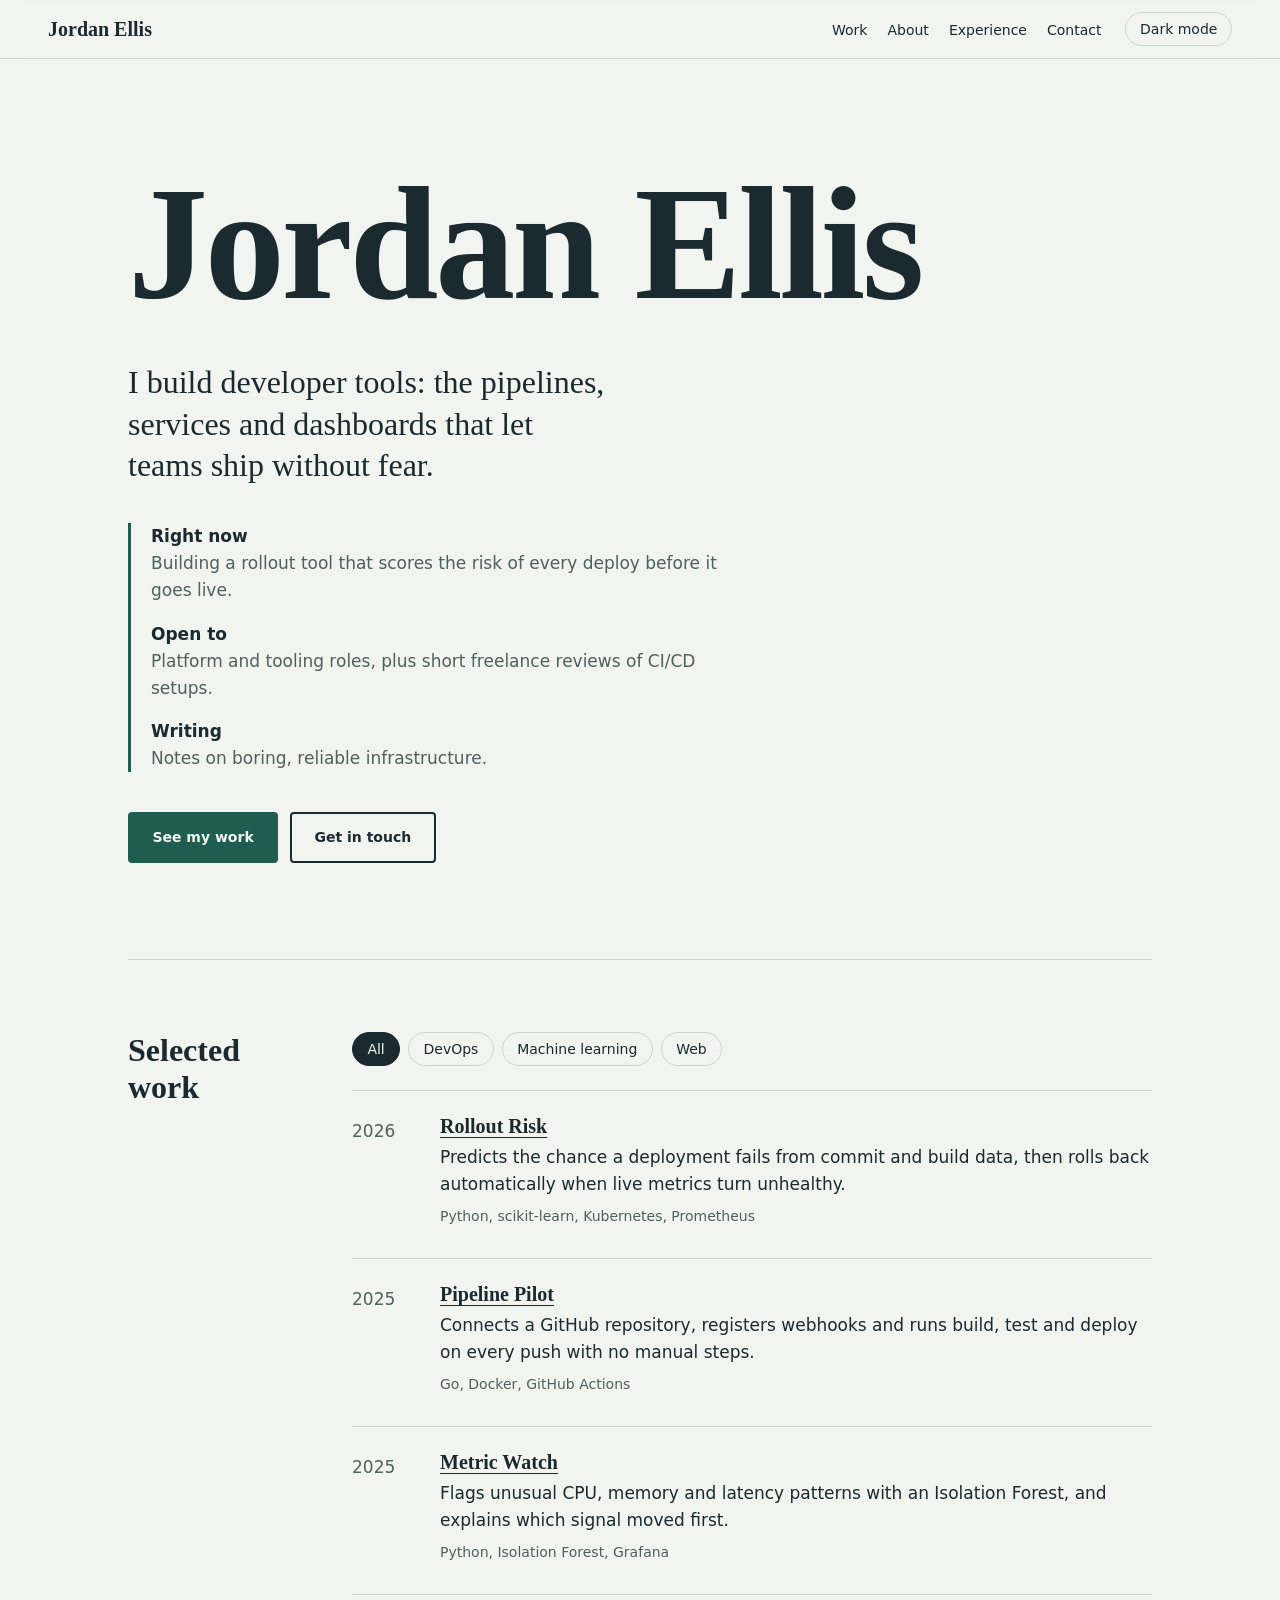
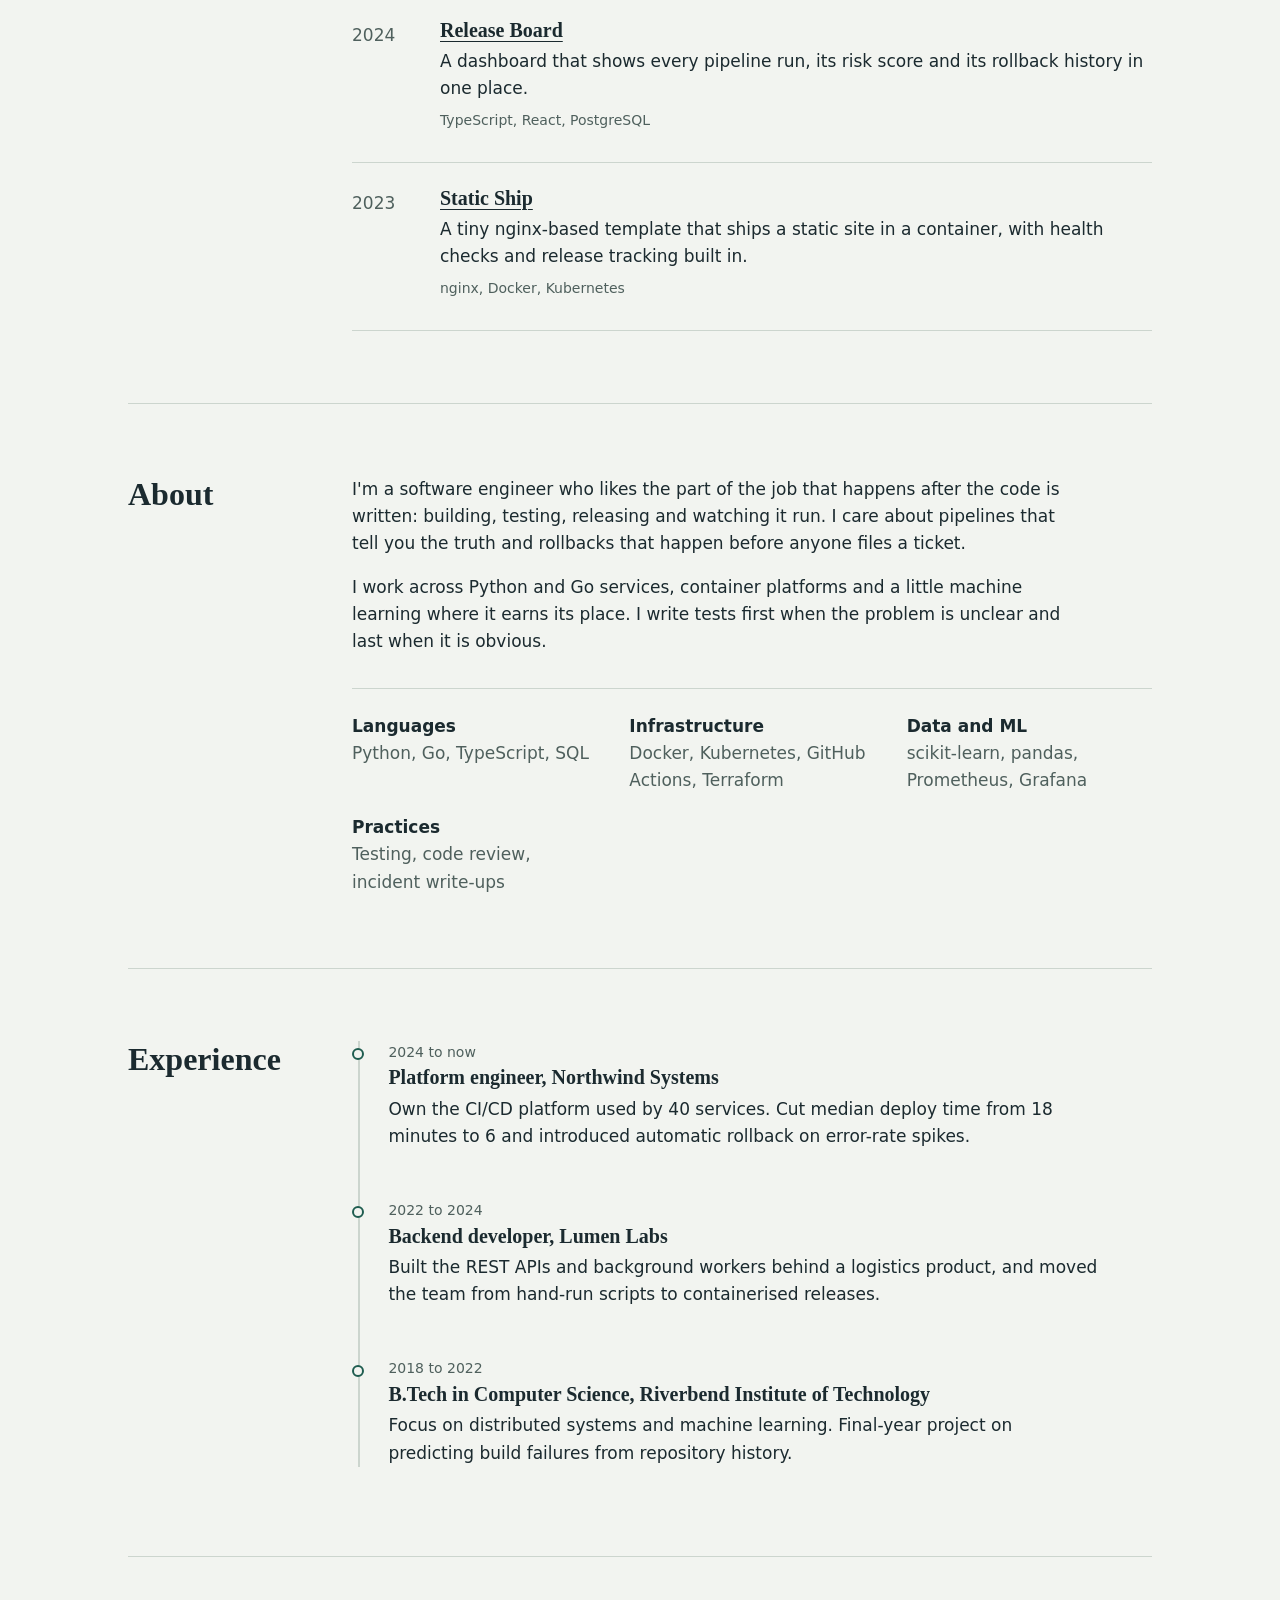
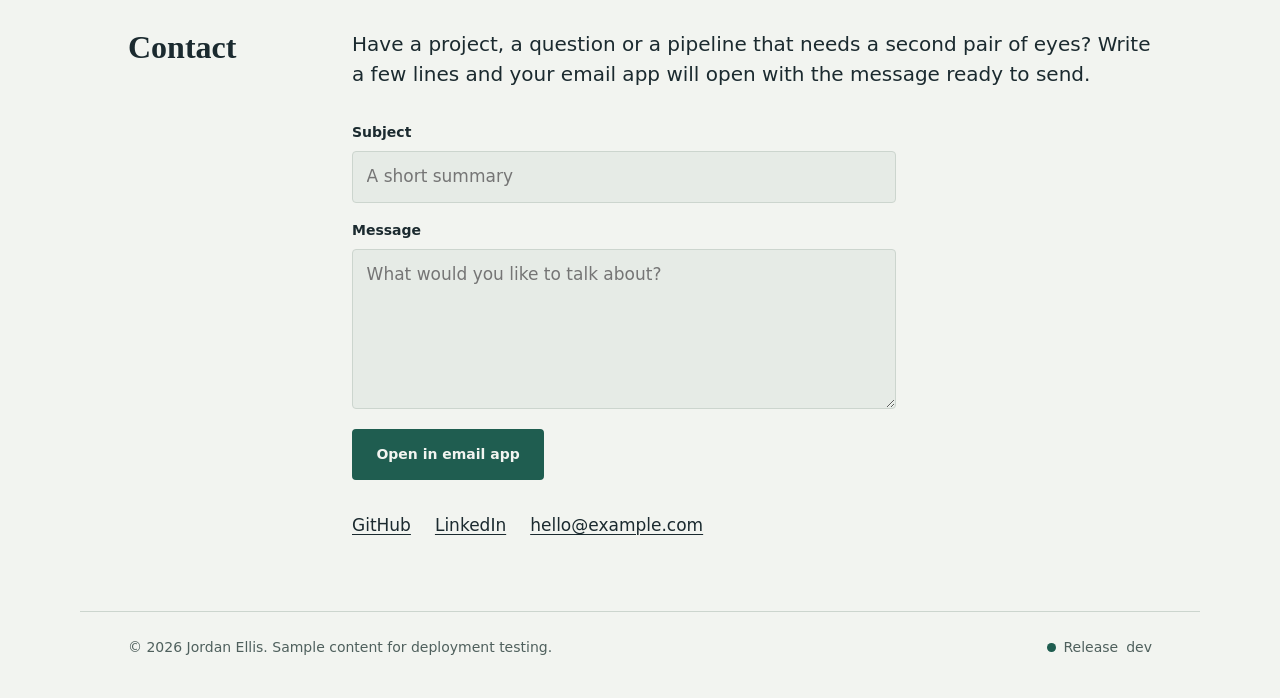
<file: site/index.html>
<!DOCTYPE html>
<html lang="en">
<head>
  <meta charset="utf-8">
  <meta name="viewport" content="width=device-width, initial-scale=1">
  <title>Jordan Ellis – Software engineer, developer tools</title>
  <meta name="description" content="Portfolio of Jordan Ellis, a software engineer who builds developer tools, CI/CD pipelines and machine-learning services.">
  <meta name="color-scheme" content="light dark">
  <link rel="icon" href="assets/favicon.svg" type="image/svg+xml">
  <link rel="stylesheet" href="css/style.css">
  <script src="js/theme.js"></script>
  <script src="js/main.js" defer></script>
</head>
<body>
  <a class="skip-link" href="#main">Skip to content</a>

  <header class="site-header">
    <a class="brand" href="#top">Jordan Ellis</a>
    <nav aria-label="Primary">
      <ul>
        <li><a href="#work">Work</a></li>
        <li><a href="#about">About</a></li>
        <li><a href="#experience">Experience</a></li>
        <li><a href="#contact">Contact</a></li>
      </ul>
    </nav>
    <button id="theme-toggle" class="theme-toggle" type="button" aria-pressed="false">Dark mode</button>
  </header>

  <main id="main">
    <section id="top" class="hero" aria-labelledby="hero-name">
      <h1 id="hero-name" class="hero-name"><span>Jordan</span> <span>Ellis</span></h1>
      <p class="hero-statement">I build developer tools: the pipelines, services and dashboards that let teams ship without fear.</p>
      <dl class="hero-facts">
        <div><dt>Right now</dt><dd>Building a rollout tool that scores the risk of every deploy before it goes live.</dd></div>
        <div><dt>Open to</dt><dd>Platform and tooling roles, plus short freelance reviews of CI/CD setups.</dd></div>
        <div><dt>Writing</dt><dd>Notes on boring, reliable infrastructure.</dd></div>
      </dl>
      <p class="hero-actions">
        <a class="button" href="#work">See my work</a>
        <a class="button button-quiet" href="#contact">Get in touch</a>
      </p>
    </section>

    <section id="work" class="section" aria-labelledby="work-title">
      <h2 id="work-title" class="section-title">Selected work</h2>
      <div class="section-body">
        <div class="filters" role="group" aria-label="Filter projects">
          <button type="button" class="chip" data-filter="all" aria-pressed="true">All</button>
          <button type="button" class="chip" data-filter="devops" aria-pressed="false">DevOps</button>
          <button type="button" class="chip" data-filter="ml" aria-pressed="false">Machine learning</button>
          <button type="button" class="chip" data-filter="web" aria-pressed="false">Web</button>
        </div>
        <ul class="projects">
          <li class="project" data-tags="devops ml">
            <span class="project-year">2026</span>
            <div class="project-main">
              <h3><a class="link" href="https://example.com/projects/rollout-risk" rel="noopener">Rollout Risk</a></h3>
              <p>Predicts the chance a deployment fails from commit and build data, then rolls back automatically when live metrics turn unhealthy.</p>
              <p class="project-stack">Python, scikit-learn, Kubernetes, Prometheus</p>
            </div>
          </li>
          <li class="project" data-tags="devops">
            <span class="project-year">2025</span>
            <div class="project-main">
              <h3><a class="link" href="https://example.com/projects/pipeline-pilot" rel="noopener">Pipeline Pilot</a></h3>
              <p>Connects a GitHub repository, registers webhooks and runs build, test and deploy on every push with no manual steps.</p>
              <p class="project-stack">Go, Docker, GitHub Actions</p>
            </div>
          </li>
          <li class="project" data-tags="ml">
            <span class="project-year">2025</span>
            <div class="project-main">
              <h3><a class="link" href="https://example.com/projects/metric-watch" rel="noopener">Metric Watch</a></h3>
              <p>Flags unusual CPU, memory and latency patterns with an Isolation Forest, and explains which signal moved first.</p>
              <p class="project-stack">Python, Isolation Forest, Grafana</p>
            </div>
          </li>
          <li class="project" data-tags="web">
            <span class="project-year">2024</span>
            <div class="project-main">
              <h3><a class="link" href="https://example.com/projects/release-board" rel="noopener">Release Board</a></h3>
              <p>A dashboard that shows every pipeline run, its risk score and its rollback history in one place.</p>
              <p class="project-stack">TypeScript, React, PostgreSQL</p>
            </div>
          </li>
          <li class="project" data-tags="web devops">
            <span class="project-year">2023</span>
            <div class="project-main">
              <h3><a class="link" href="https://example.com/projects/static-ship" rel="noopener">Static Ship</a></h3>
              <p>A tiny nginx-based template that ships a static site in a container, with health checks and release tracking built in.</p>
              <p class="project-stack">nginx, Docker, Kubernetes</p>
            </div>
          </li>
        </ul>
        <p id="no-projects" class="empty" hidden>No projects match this filter. Choose All to see every project.</p>
      </div>
    </section>

    <section id="about" class="section" aria-labelledby="about-title">
      <h2 id="about-title" class="section-title">About</h2>
      <div class="section-body prose">
        <p>I'm a software engineer who likes the part of the job that happens after the code is written: building, testing, releasing and watching it run. I care about pipelines that tell you the truth and rollbacks that happen before anyone files a ticket.</p>
        <p>I work across Python and Go services, container platforms and a little machine learning where it earns its place. I write tests first when the problem is unclear and last when it is obvious.</p>
        <dl class="skills">
          <div><dt>Languages</dt><dd>Python, Go, TypeScript, SQL</dd></div>
          <div><dt>Infrastructure</dt><dd>Docker, Kubernetes, GitHub Actions, Terraform</dd></div>
          <div><dt>Data and ML</dt><dd>scikit-learn, pandas, Prometheus, Grafana</dd></div>
          <div><dt>Practices</dt><dd>Testing, code review, incident write-ups</dd></div>
        </dl>
      </div>
    </section>

    <section id="experience" class="section" aria-labelledby="experience-title">
      <h2 id="experience-title" class="section-title">Experience</h2>
      <div class="section-body">
        <ol class="timeline">
          <li>
            <p class="timeline-when">2024 to now</p>
            <h3>Platform engineer, Northwind Systems</h3>
            <p>Own the CI/CD platform used by 40 services. Cut median deploy time from 18 minutes to 6 and introduced automatic rollback on error-rate spikes.</p>
          </li>
          <li>
            <p class="timeline-when">2022 to 2024</p>
            <h3>Backend developer, Lumen Labs</h3>
            <p>Built the REST APIs and background workers behind a logistics product, and moved the team from hand-run scripts to containerised releases.</p>
          </li>
          <li>
            <p class="timeline-when">2018 to 2022</p>
            <h3>B.Tech in Computer Science, Riverbend Institute of Technology</h3>
            <p>Focus on distributed systems and machine learning. Final-year project on predicting build failures from repository history.</p>
          </li>
        </ol>
      </div>
    </section>

    <section id="contact" class="section" aria-labelledby="contact-title">
      <h2 id="contact-title" class="section-title">Contact</h2>
      <div class="section-body">
        <p class="lead">Have a project, a question or a pipeline that needs a second pair of eyes? Write a few lines and your email app will open with the message ready to send.</p>
        <form class="contact-form" action="mailto:hello@example.com" method="get" enctype="text/plain">
          <label for="subject">Subject</label>
          <input id="subject" name="subject" type="text" required placeholder="A short summary">
          <label for="body">Message</label>
          <textarea id="body" name="body" rows="5" required placeholder="What would you like to talk about?"></textarea>
          <button class="button" type="submit">Open in email app</button>
        </form>
        <ul class="elsewhere">
          <li><a class="link" href="https://example.com/jordan-ellis/github" rel="noopener">GitHub</a></li>
          <li><a class="link" href="https://example.com/jordan-ellis/linkedin" rel="noopener">LinkedIn</a></li>
          <li><a class="link" href="mailto:hello@example.com">hello@example.com</a></li>
        </ul>
      </div>
    </section>
  </main>

  <footer class="site-footer">
    <p>&copy; <span id="year">2026</span> Jordan Ellis. Sample content for deployment testing.</p>
    <p class="release"><span class="dot" aria-hidden="true"></span>Release <span id="release">dev</span></p>
  </footer>
</body>
</html>
</file>
<file: site/css/style.css>
/* Tokens ------------------------------------------------------------ */
:root {
  --paper: #F2F4F0;
  --surface: #E6EBE6;
  --ink: #1B2A2F;
  --muted: #4F605D;
  --rule: #CCD5CE;
  --accent: #1F5D50;
  --on-accent: #F2F4F0;
  --mark: #FFD25A;
  --on-mark: #1B2A2F;

  --display: "Iowan Old Style", "Palatino Linotype", Palatino, "Book Antiqua", Georgia, serif;
  --body: system-ui, -apple-system, "Segoe UI", Roboto, "Helvetica Neue", Arial, sans-serif;

  --step--1: 0.875rem;
  --step-0: 1.0625rem;
  --step-1: 1.25rem;
  --step-2: clamp(1.5rem, 1.2rem + 1.2vw, 2rem);
  --step-hero: clamp(4rem, 2rem + 13vw, 10rem);
  --gutter: clamp(1.25rem, 4vw, 3rem);
  color-scheme: light dark;
}

@media (prefers-color-scheme: dark) {
  :root:not([data-theme="light"]) {
    --paper: #0F1A1D;
    --surface: #162326;
    --ink: #E7EEE9;
    --muted: #A3B3AE;
    --rule: #263538;
    --accent: #6FD6B8;
    --on-accent: #0F1A1D;
  }
}
:root[data-theme="dark"] {
  --paper: #0F1A1D;
  --surface: #162326;
  --ink: #E7EEE9;
  --muted: #A3B3AE;
  --rule: #263538;
  --accent: #6FD6B8;
  --on-accent: #0F1A1D;
}

/* Base -------------------------------------------------------------- */
*, *::before, *::after { box-sizing: border-box; }
html { scroll-behavior: smooth; scroll-padding-top: 4.5rem; }
body {
  margin: 0;
  background: var(--paper);
  color: var(--ink);
  font-family: var(--body);
  font-size: var(--step-0);
  line-height: 1.6;
  -webkit-font-smoothing: antialiased;
}
h1, h2, h3 { font-family: var(--display); font-weight: 600; line-height: 1.15; margin: 0; }
p { margin: 0 0 1em; max-width: 66ch; }
ul, ol, dl { margin: 0; padding: 0; }
li { list-style: none; }
::selection { background: var(--mark); color: var(--on-mark); }

a { color: inherit; }
:focus-visible { outline: 3px solid var(--accent); outline-offset: 3px; border-radius: 2px; }

.skip-link {
  position: absolute; left: var(--gutter); top: -4rem;
  background: var(--ink); color: var(--paper);
  padding: .5rem 1rem; z-index: 20;
}
.skip-link:focus { top: .75rem; }

.link { text-decoration: underline; text-decoration-thickness: 1px; text-underline-offset: .2em; }
.link:hover { background: var(--mark); color: var(--on-mark); text-decoration-color: transparent; }

/* Header ------------------------------------------------------------ */
.site-header {
  position: sticky; top: 0; z-index: 10;
  display: flex; align-items: center; gap: 1.5rem;
  padding: .75rem var(--gutter);
  background: color-mix(in srgb, var(--paper) 92%, transparent);
  backdrop-filter: blur(8px);
  border-bottom: 1px solid var(--rule);
}
.brand { font-family: var(--display); font-weight: 600; font-size: var(--step-1); text-decoration: none; margin-right: auto; }
.site-header nav ul { display: flex; gap: 1.25rem; }
.site-header nav a { text-decoration: none; font-size: var(--step--1); padding: .35rem 0; border-bottom: 2px solid transparent; }
.site-header nav a:hover { border-bottom-color: var(--accent); }
.theme-toggle {
  font: inherit; font-size: var(--step--1);
  color: var(--ink); background: transparent;
  border: 1px solid var(--rule); border-radius: 999px;
  padding: .3rem .85rem; cursor: pointer;
}
.theme-toggle:hover { border-color: var(--ink); }

/* Layout ------------------------------------------------------------ */
main, .site-footer { max-width: 1120px; margin: 0 auto; padding-left: var(--gutter); padding-right: var(--gutter); }

.hero { padding-top: clamp(3rem, 9vw, 7rem); padding-bottom: clamp(3rem, 8vw, 6rem); }
.hero-name {
  font-size: var(--step-hero);
  font-weight: 700;
  letter-spacing: -0.02em;
  line-height: .92;
  margin-bottom: clamp(1.5rem, 4vw, 2.75rem);
}
.hero-name span { display: inline-block; animation: rise .8s cubic-bezier(.2,.7,.2,1) both; }
.hero-name span + span { animation-delay: .12s; }
@keyframes rise { from { opacity: 0; transform: translateY(.25em); } to { opacity: 1; transform: none; } }

.hero-statement { font-family: var(--display); font-size: var(--step-2); line-height: 1.3; max-width: 30ch; margin-bottom: 2.25rem; }
.hero-facts { display: grid; gap: 1rem; max-width: 56ch; margin-bottom: 2.5rem; border-left: 3px solid var(--accent); padding-left: 1.25rem; }
.hero-facts dt { font-weight: 600; }
.hero-facts dd { margin: 0; color: var(--muted); }
.hero-actions { display: flex; flex-wrap: wrap; gap: .75rem; margin: 0; }

.button {
  display: inline-block; text-decoration: none; cursor: pointer;
  font: inherit; font-weight: 600; font-size: var(--step--1);
  padding: .75rem 1.4rem; border-radius: 4px;
  background: var(--accent); color: var(--on-accent);
  border: 2px solid var(--accent);
}
.button:hover { background: var(--mark); border-color: var(--mark); color: var(--on-mark); }
.button-quiet { background: transparent; color: var(--ink); border-color: var(--ink); }

.section {
  display: grid; grid-template-columns: minmax(0, 11rem) minmax(0, 1fr); gap: 2rem 3rem;
  padding: clamp(2.5rem, 6vw, 4.5rem) 0;
  border-top: 1px solid var(--rule);
}
.section-title { font-size: var(--step-2); align-self: start; position: sticky; top: 5rem; }

/* Projects ---------------------------------------------------------- */
.filters { display: flex; flex-wrap: wrap; gap: .5rem; margin-bottom: 1.5rem; }
.chip {
  font: inherit; font-size: var(--step--1); color: var(--ink);
  background: transparent; border: 1px solid var(--rule); border-radius: 999px;
  padding: .3rem .9rem; cursor: pointer;
}
.chip:hover { border-color: var(--ink); }
.chip[aria-pressed="true"] { background: var(--ink); color: var(--paper); border-color: var(--ink); }

.project { display: grid; grid-template-columns: 4.5rem minmax(0, 1fr); gap: 1rem; padding: 1.5rem 0; border-top: 1px solid var(--rule); }
.project:last-child { border-bottom: 1px solid var(--rule); }
.project[hidden] { display: none; }
.project-year { color: var(--muted); font-variant-numeric: tabular-nums; padding-top: .2rem; }
.project h3 { font-size: var(--step-1); margin-bottom: .4rem; }
.project p { margin-bottom: .4rem; }
.project-stack { color: var(--muted); font-size: var(--step--1); }
.empty { color: var(--muted); padding: 1rem 0; }

/* About ------------------------------------------------------------- */
.skills { display: grid; grid-template-columns: repeat(auto-fit, minmax(14rem, 1fr)); gap: 1.25rem 2rem; margin-top: 2rem; padding-top: 1.5rem; border-top: 1px solid var(--rule); }
.skills dt { font-weight: 600; }
.skills dd { margin: 0; color: var(--muted); }

/* Timeline (a real sequence, so it earns its line) ------------------ */
.timeline { border-left: 2px solid var(--rule); margin-left: .4rem; }
.timeline li { position: relative; padding: 0 0 2rem 1.75rem; }
.timeline li:last-child { padding-bottom: 0; }
.timeline li::before {
  content: ""; position: absolute; left: -.5rem; top: .45rem;
  width: .75rem; height: .75rem; border-radius: 50%;
  background: var(--paper); border: 2px solid var(--accent);
}
.timeline-when { color: var(--muted); font-size: var(--step--1); margin-bottom: .2rem; }
.timeline h3 { font-size: var(--step-1); margin-bottom: .4rem; }

/* Contact ----------------------------------------------------------- */
.lead { font-size: var(--step-1); line-height: 1.5; }
.contact-form { display: grid; gap: .5rem; max-width: 34rem; margin: 1.5rem 0 2rem; }
.contact-form label { font-weight: 600; font-size: var(--step--1); margin-top: .5rem; }
.contact-form input, .contact-form textarea {
  font: inherit; color: var(--ink); background: var(--surface);
  border: 1px solid var(--rule); border-radius: 4px; padding: .7rem .85rem; width: 100%;
}
.contact-form input:focus-visible, .contact-form textarea:focus-visible { border-color: var(--accent); }
.contact-form .button { justify-self: start; margin-top: .75rem; }
.elsewhere { display: flex; flex-wrap: wrap; gap: .5rem 1.5rem; }

/* Footer ------------------------------------------------------------ */
.site-footer {
  display: flex; flex-wrap: wrap; justify-content: space-between; gap: .5rem 2rem;
  padding-top: 1.5rem; padding-bottom: 2.5rem;
  border-top: 1px solid var(--rule);
  color: var(--muted); font-size: var(--step--1);
}
.site-footer p { margin: 0; }
.release { display: flex; align-items: center; gap: .5rem; font-variant-numeric: tabular-nums; }
.dot { width: .55rem; height: .55rem; border-radius: 50%; background: var(--accent); }

/* 404 --------------------------------------------------------------- */
.notfound { padding-top: 18vh; padding-bottom: 6rem; }
.notfound h1 { font-size: var(--step-2); margin-bottom: 1rem; }

/* Small screens ----------------------------------------------------- */
@media (max-width: 720px) {
  .site-header { flex-wrap: wrap; gap: .5rem 1rem; }
  .site-header nav { order: 3; width: 100%; }
  .site-header nav ul { gap: 1rem; flex-wrap: wrap; }
  .section { grid-template-columns: minmax(0, 1fr); gap: 1.25rem; }
  .section-title { position: static; }
  .project { grid-template-columns: minmax(0, 1fr); gap: .25rem; }
}

@media (prefers-reduced-motion: reduce) {
  html { scroll-behavior: auto; }
  .hero-name span { animation: none; }
}
</file>
